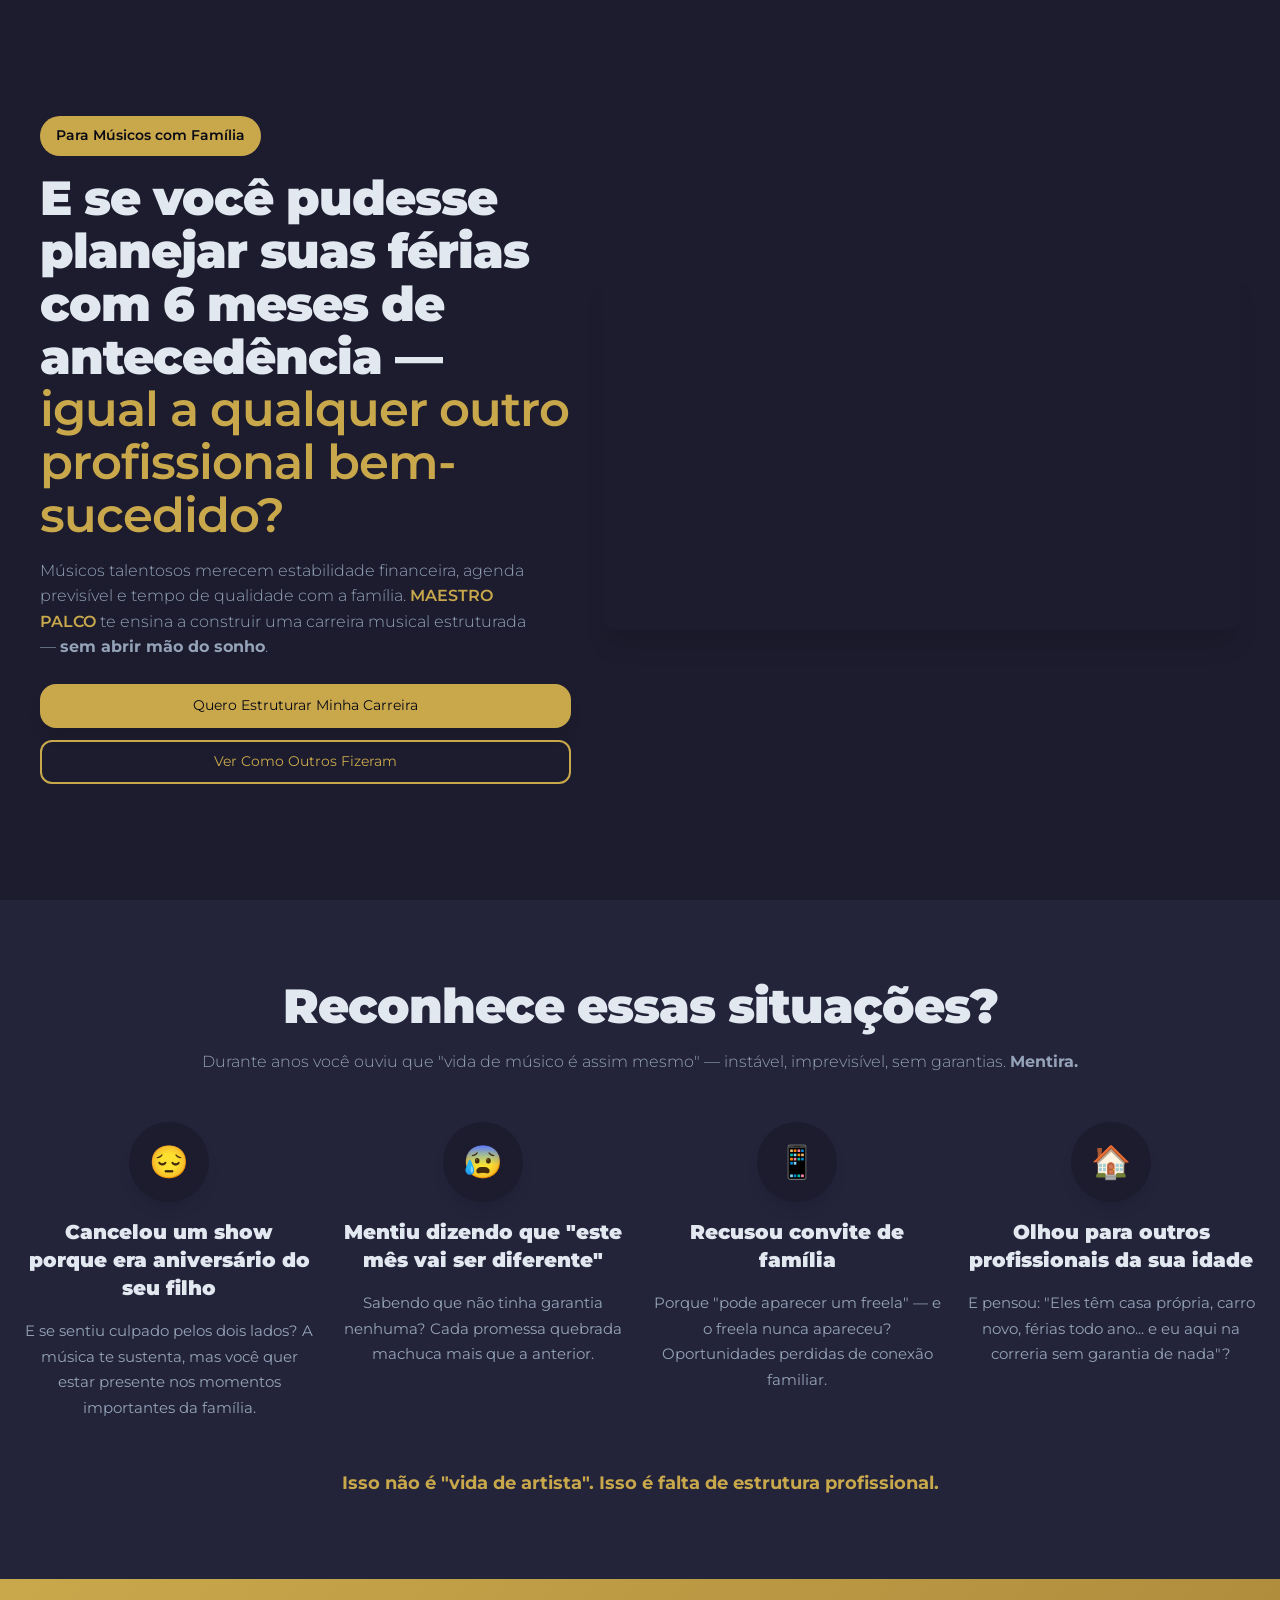
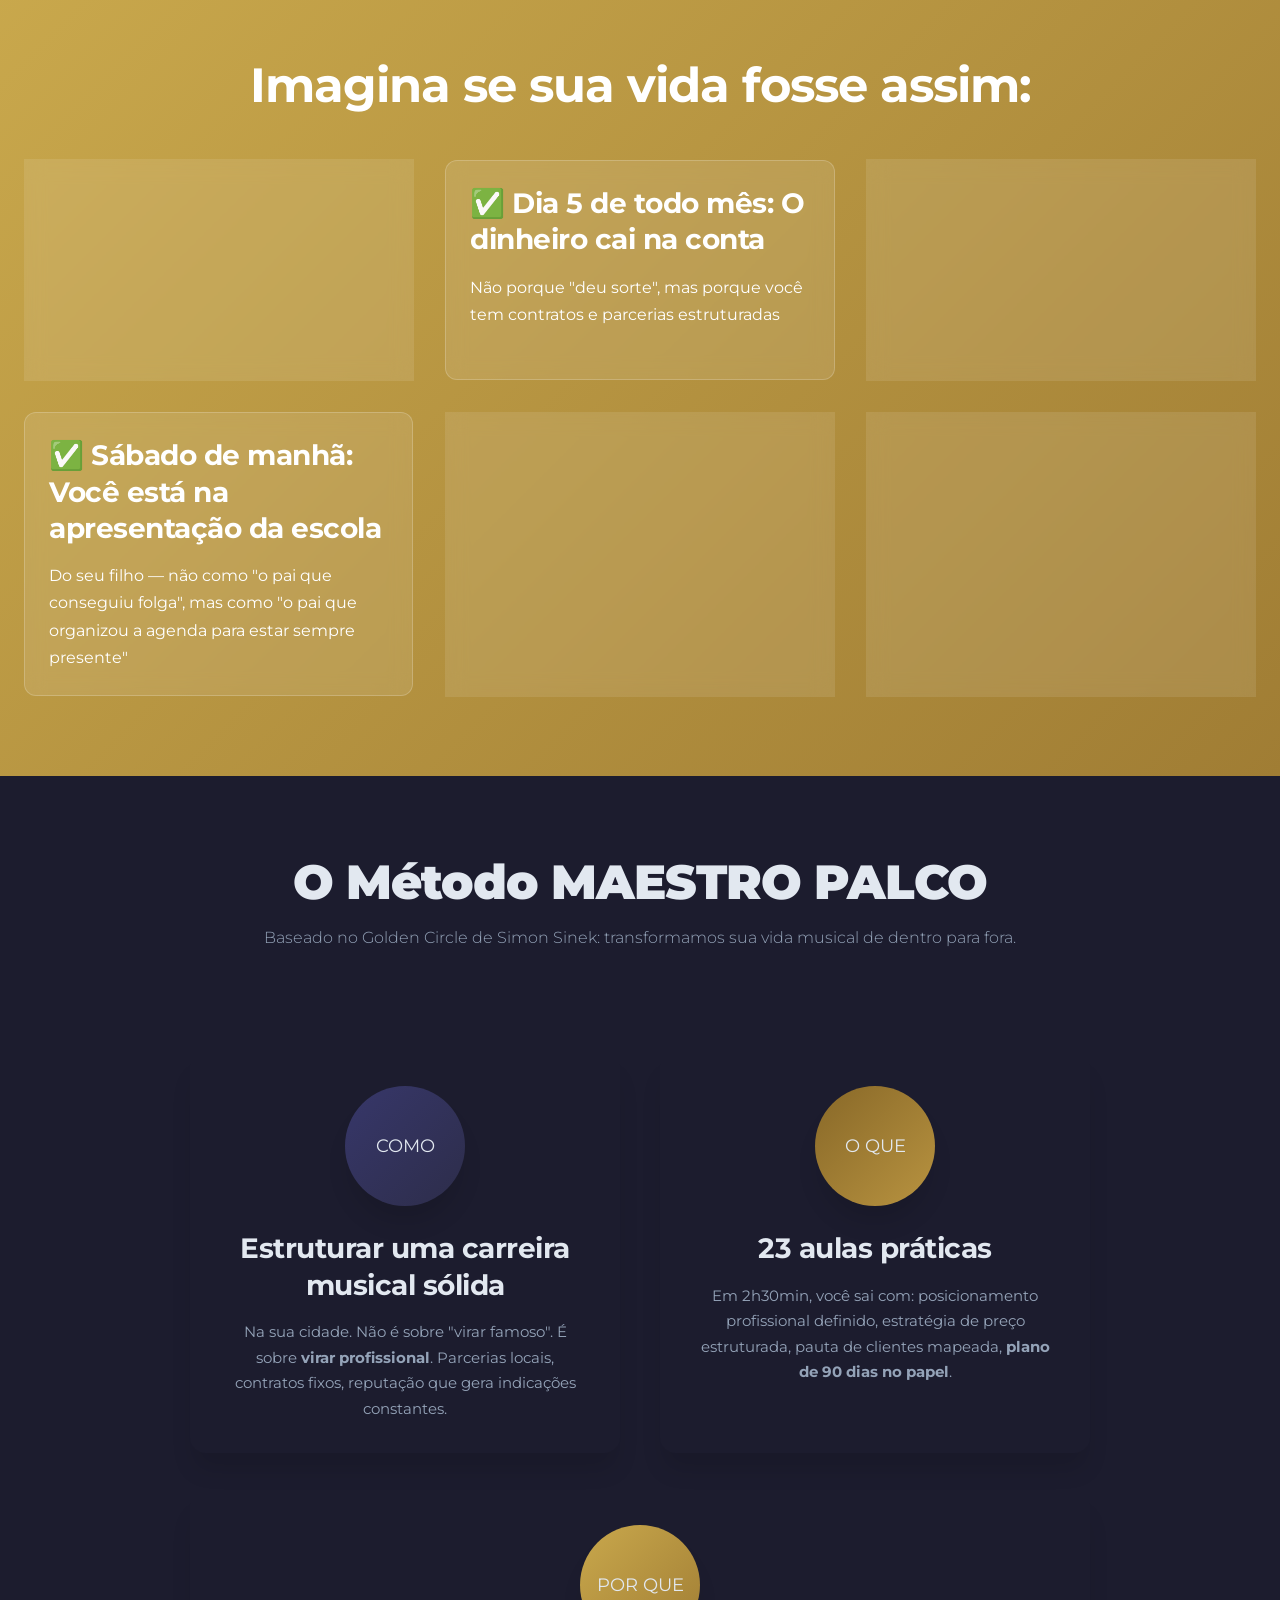
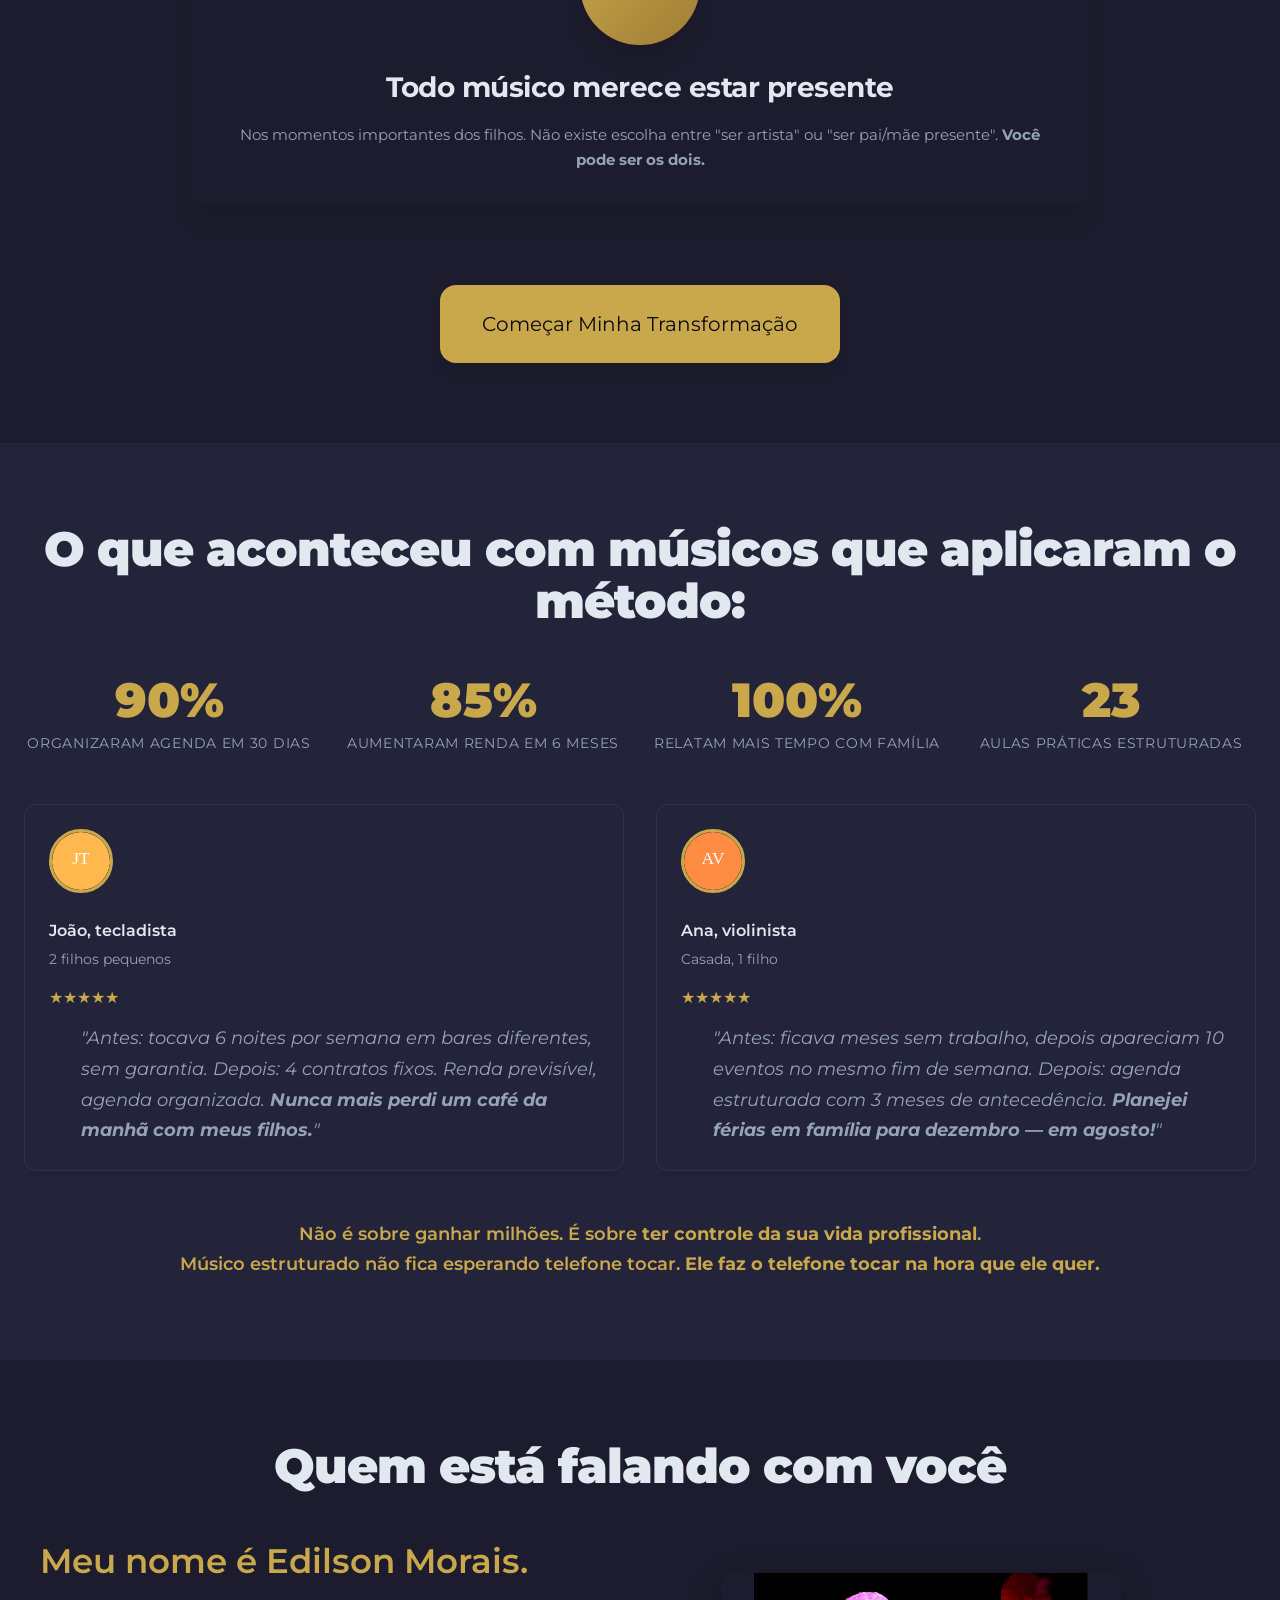
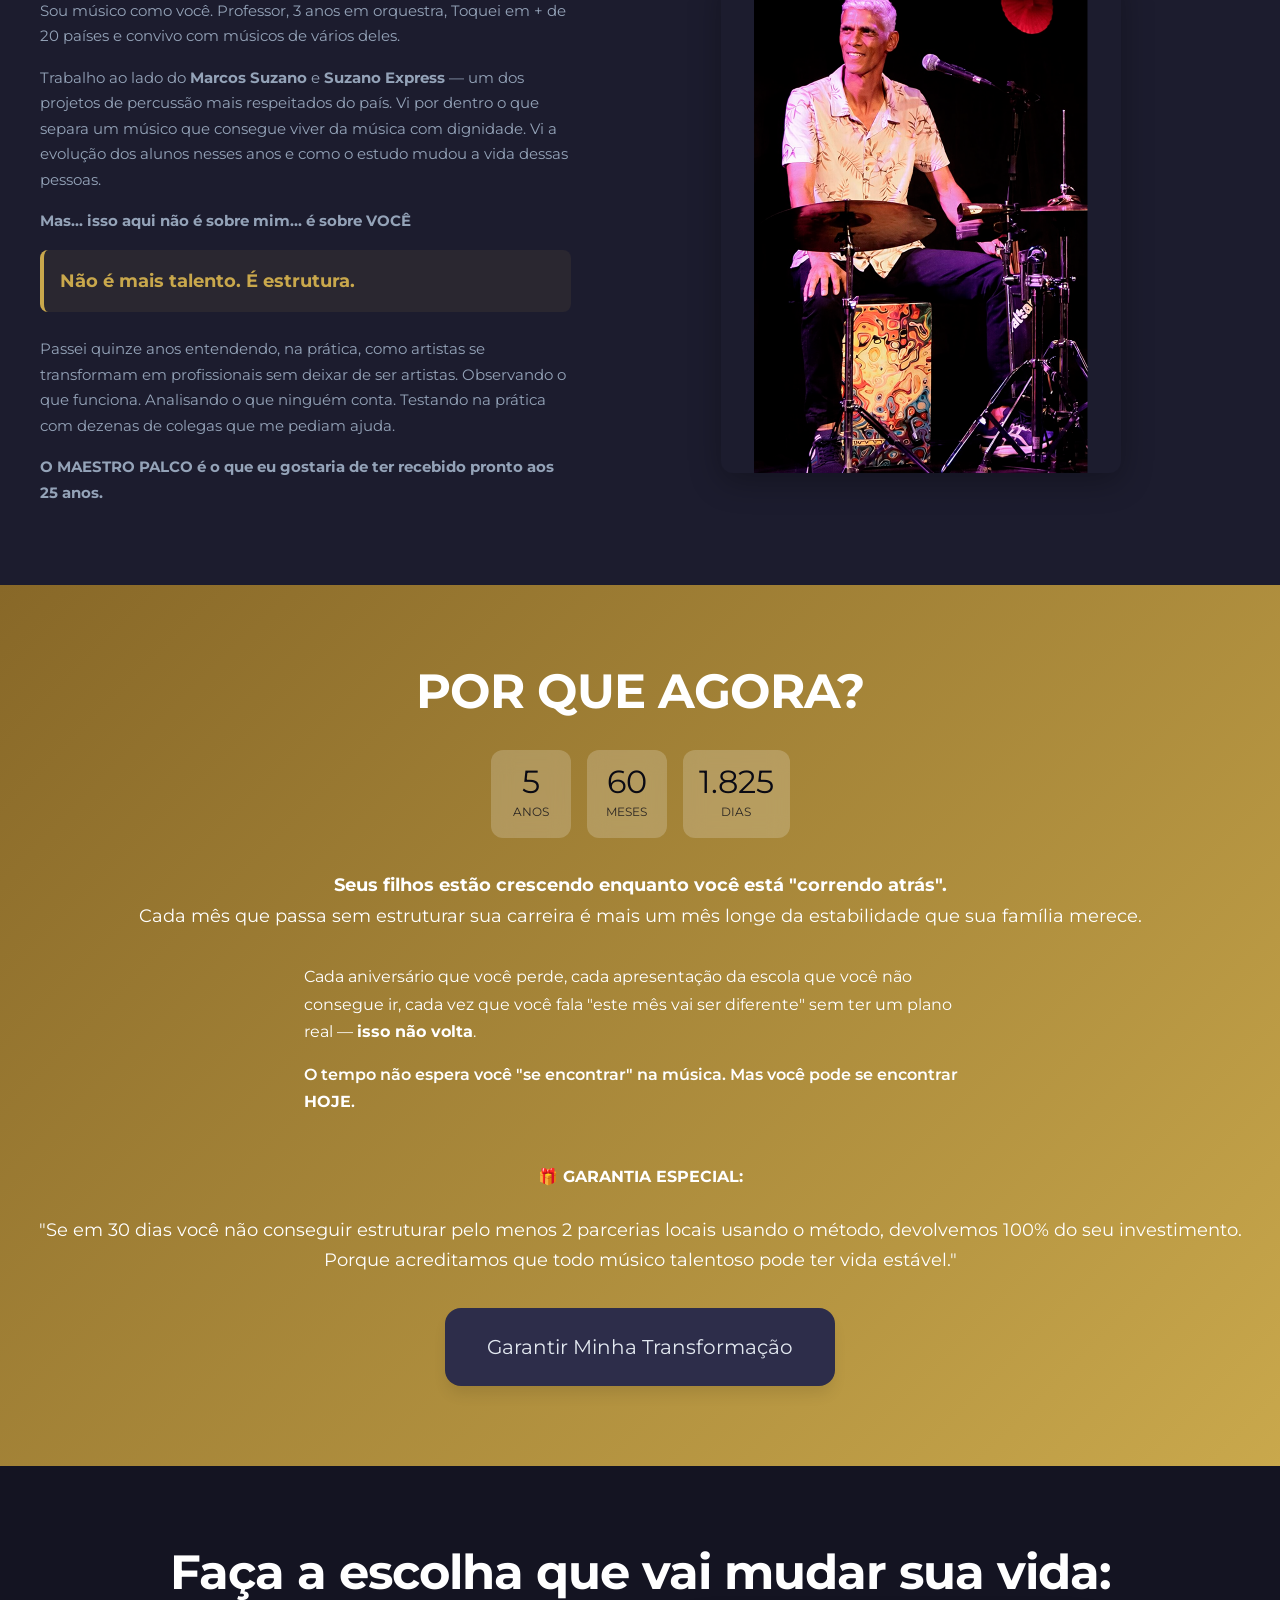
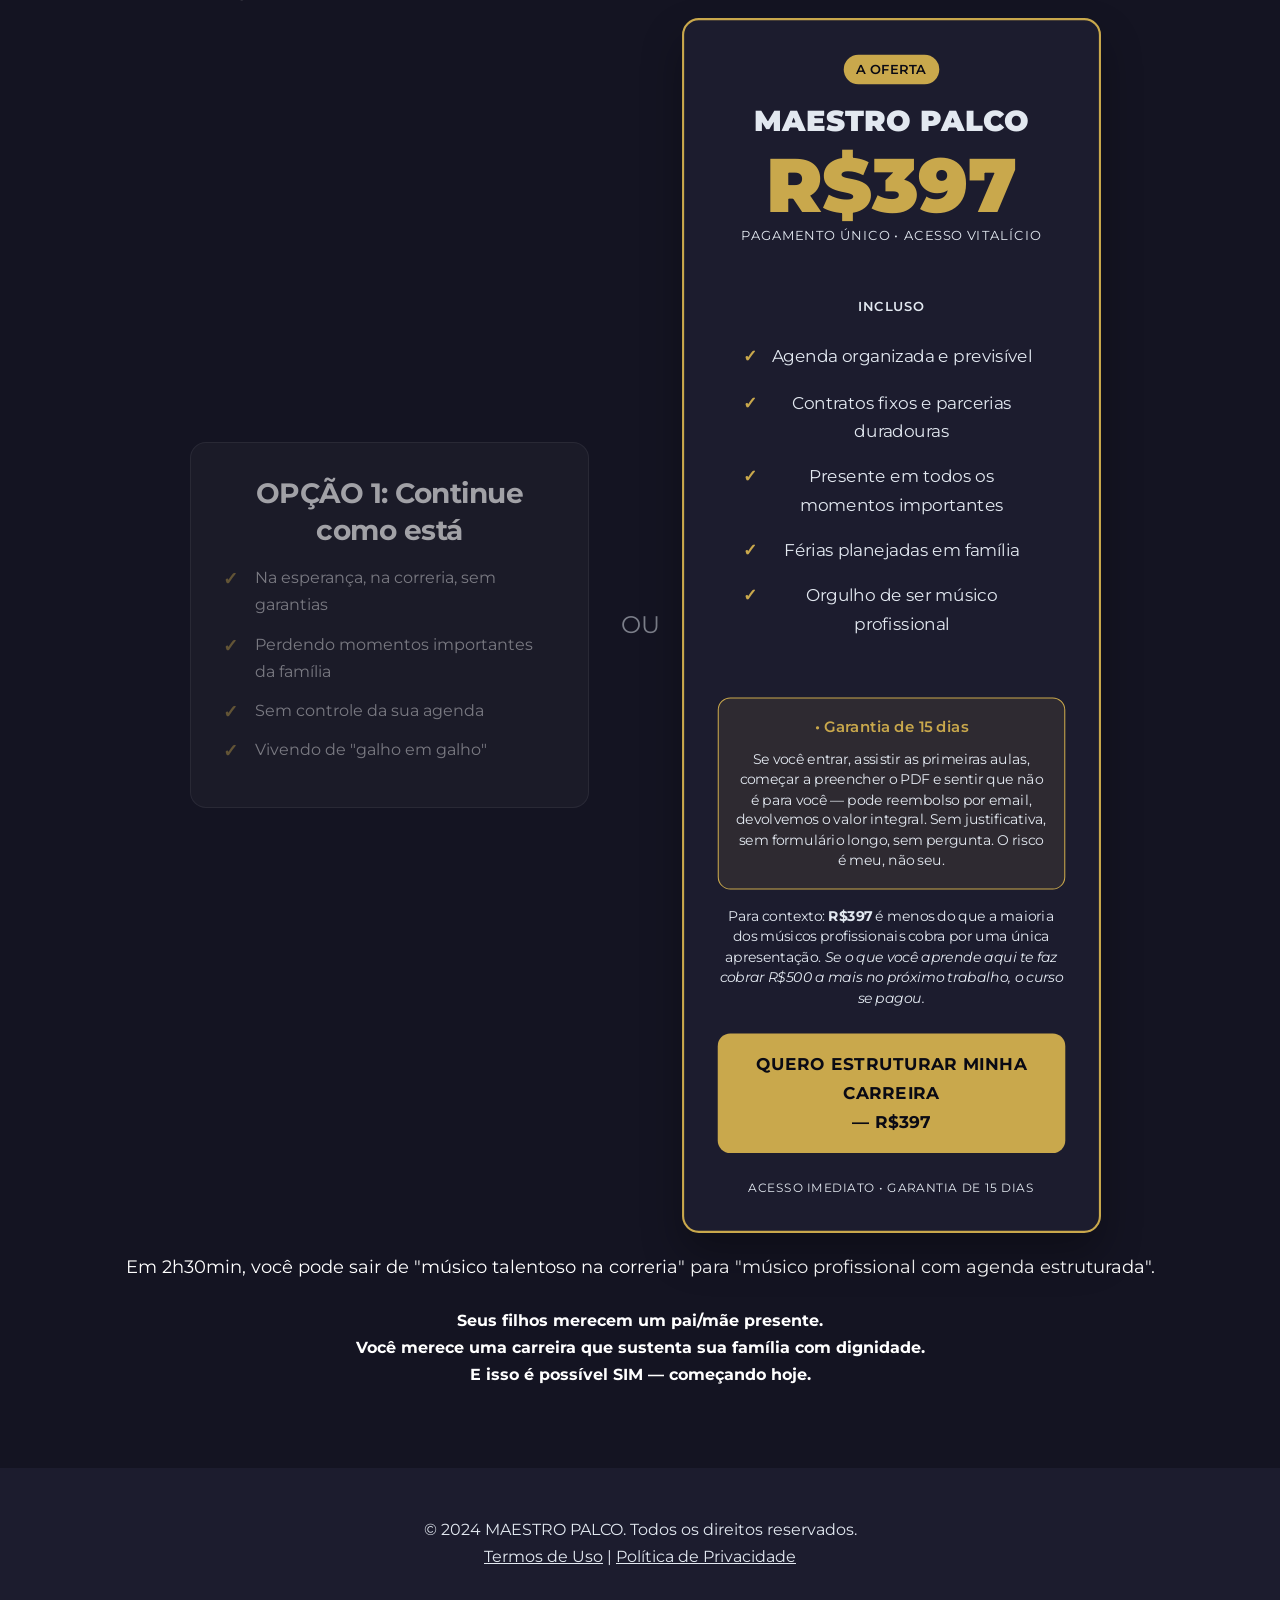
<file: index.html>
<!DOCTYPE html>
<html lang="pt-BR">
<head>
    <meta charset="UTF-8">
    <meta name="viewport" content="width=device-width, initial-scale=1.0">
    <meta name="description" content="MAESTRO PALCO: Sistema definitivo para músicos estruturarem carreira profissional estável. Método Golden Circle + 23 aulas práticas. R$397 único - Garantia 15 dias. Planeje férias, tenha agenda previsível, contracts fixos.">
    <meta name="keywords" content="curso músico profissional, carreira musical estruturada, músico agenda organizada, contrato fixo música, MAESTRO PALCO, Golden Circle músicos, estabilidade financeira artista, planejamento carreira musical, músico família presente">
    <meta name="author" content="MAESTRO PALCO">
    <meta name="robots" content="index, follow, max-image-preview:large, max-snippet:-1, max-video-preview:-1">
    <meta name="googlebot" content="index, follow">
    <meta name="bingbot" content="index, follow">
    
    <!-- Canonical URL -->
    <link rel="canonical" href="https://maestropalco-simon-sinek.rota50ia.com">
    
    <!-- Open Graph Enhanced -->
    <meta property="og:title" content="MAESTRO PALCO - Sistema para Músicos Estruturarem Carreira Profissional | R$397">
    <meta property="og:description" content="🎵 Método Golden Circle para músicos: agenda previsível, contratos fixos, férias planejadas. 23 aulas práticas em 2h30min. Garantia 15 dias. De 'talentoso na correria' para 'profissional estruturado'.">
    <meta property="og:type" content="website">
    <meta property="og:url" content="https://maestropalco-simon-sinek.rota50ia.com">
    <meta property="og:image" content="https://maestropalco-simon-sinek.rota50ia.com/assets/maestro-palco-og-image.jpg">
    <meta property="og:image:width" content="1200">
    <meta property="og:image:height" content="630">
    <meta property="og:image:alt" content="MAESTRO PALCO - Curso para Músicos Estruturarem Carreira Profissional">
    <meta property="og:site_name" content="MAESTRO PALCO">
    <meta property="og:locale" content="pt_BR">
    
    <!-- Twitter Card Enhanced -->
    <meta name="twitter:card" content="summary_large_image">
    <meta name="twitter:site" content="@maestropalco">
    <meta name="twitter:creator" content="@maestropalco">
    <meta name="twitter:title" content="MAESTRO PALCO - Sistema para Músicos Estruturarem Carreira | R$397">
    <meta name="twitter:description" content="🎵 Método Golden Circle: agenda previsível, contratos fixos, férias planejadas. 23 aulas práticas. Garantia 15 dias.">
    <meta name="twitter:image" content="https://maestropalco-simon-sinek.rota50ia.com/assets/maestro-palco-twitter-card.jpg">
    <meta name="twitter:image:alt" content="MAESTRO PALCO - Curso Carreira Musical Estruturada">
    
    <!-- AI Optimization Meta Tags -->
    <meta name="target-audience" content="músicos profissionais, artistas independentes, músicos com família">
    <meta name="content-type" content="educational-course">
    <meta name="price-currency" content="BRL">
    <meta name="price-amount" content="397">
    <meta name="course-duration" content="2.5 hours">
    <meta name="course-format" content="online video course">
    <meta name="guarantee-period" content="15 days">
    <meta name="main-benefit" content="estruturar carreira musical profissional estável">
    <meta name="target-outcome" content="agenda previsível, contratos fixos, estabilidade financeira">
    <meta name="methodology" content="Golden Circle de Simon Sinek aplicado à música">
    <meta name="instructor-expertise" content="especialista em carreiras musicais estruturadas">
    
    <!-- Language and Region -->
    <meta name="language" content="Portuguese">
    <meta name="geo.region" content="BR">
    <meta name="geo.placename" content="Brasil">
    
    <title>MAESTRO PALCO - Sistema para Músicos Estruturarem Carreira Profissional | Golden Circle + 23 Aulas | R$397</title>
    
    <!-- Fonts MAESTRO -->
    <link rel="preconnect" href="https://fonts.googleapis.com">
    <link rel="preconnect" href="https://fonts.gstatic.com" crossorigin>
    <link href="https://fonts.googleapis.com/css2?family=Montserrat:wght@300;400;500;600;700;900&family=JetBrains+Mono:wght@400;500;600&display=swap" rel="stylesheet">
    
    <!-- Main CSS -->
    <link rel="stylesheet" href="style.css">
    
    <!-- Favicon -->
    <link rel="icon" type="image/svg+xml" href="/favicon.svg">
    
    <!-- Analytics -->
    <script async src="https://www.googletagmanager.com/gtag/js?id=GA_MEASUREMENT_ID"></script>
    <script>
        window.dataLayer = window.dataLayer || [];
        function gtag(){dataLayer.push(arguments);}
        gtag('js', new Date());
        gtag('config', 'GA_MEASUREMENT_ID');
    </script>
    
    <!-- Google Ads Pixel -->
    <script async src="https://www.googletagmanager.com/gtag/js?id=AW-17852256064"></script>
    <script>
      window.dataLayer = window.dataLayer || [];
      function gtag(){dataLayer.push(arguments);}
      gtag('js', new Date());

      gtag('config', 'AW-17852256064');
    </script>
    
    <!-- Meta Pixel Code -->
    <script>
    !function(f,b,e,v,n,t,s)
    {if(f.fbq)return;n=f.fbq=function(){n.callMethod?
    n.callMethod.apply(n,arguments):n.queue.push(arguments)};
    if(!f._fbq)f._fbq=n;n.push=n;n.loaded=!0;n.version='2.0';
    n.queue=[];t=b.createElement(e);t.async=!0;
    t.src=v;s=b.getElementsByTagName(e)[0];
    s.parentNode.insertBefore(t,s)}(window, document,'script',
    'https://connect.facebook.net/en_US/fbevents.js');
    fbq('init', '1009042880747685');
    fbq('track', 'PageView');
    </script>
    <noscript><img height="1" width="1" style="display:none"
    src="https://www.facebook.com/tr?id=1009042880747685&ev=PageView&noscript=1"
    /></noscript>
    <!-- End Meta Pixel Code -->
    
    <!-- JSON-LD Structured Data -->
    <script type="application/ld+json">
    {
        "@context": "https://schema.org",
        "@type": "Course",
        "name": "MAESTRO PALCO - Sistema para Músicos Estruturarem Carreira Profissional",
        "description": "Método Golden Circle aplicado à música: aprenda a estruturar uma carreira musical estável com agenda previsível, contratos fixos e estabilidade financeira. 23 aulas práticas em 2h30min.",
        "provider": {
            "@type": "Organization",
            "name": "MAESTRO PALCO",
            "sameAs": "https://maestropalco-simon-sinek.rota50ia.com"
        },
        "hasCourseInstance": {
            "@type": "CourseInstance",
            "courseMode": "online",
            "duration": "PT2H30M",
            "instructor": {
                "@type": "Person",
                "name": "MAESTRO PALCO",
                "jobTitle": "Especialista em Carreiras Musicais"
            }
        },
        "offers": {
            "@type": "Offer",
            "price": "397",
            "priceCurrency": "BRL",
            "availability": "https://schema.org/InStock",
            "validFrom": "2024-01-01",
            "url": "https://chk.eduzz.com/Q9N2342Z01",
            "priceValidUntil": "2024-12-31"
        },
        "audience": {
            "@type": "EducationalAudience",
            "audienceType": "músicos profissionais, artistas independentes, músicos com família"
        },
        "teaches": [
            "Estruturação de carreira musical profissional",
            "Golden Circle aplicado à música", 
            "Planejamento de agenda musical",
            "Contratos fixos e parcerias duradouras",
            "Estabilidade financeira para músicos"
        ],
        "coursePrerequisites": "Conhecimento básico de música",
        "educationalLevel": "intermediate",
        "inLanguage": "pt-BR",
        "about": {
            "@type": "Thing",
            "name": "Carreira Musical Estruturada"
        }
    }
    </script>
    
    <script type="application/ld+json">
    {
        "@context": "https://schema.org",
        "@type": "Organization",
        "name": "MAESTRO PALCO",
        "url": "https://maestropalco-simon-sinek.rota50ia.com",
        "logo": "https://maestropalco-simon-sinek.rota50ia.com/assets/logo-maestro-palco.png",
        "sameAs": [
            "https://www.instagram.com/maestropalco",
            "https://www.youtube.com/@maestropalco"
        ],
        "description": "Sistema definitivo para músicos estruturarem carreira profissional estável",
        "foundingDate": "2024",
        "areaServed": "BR",
        "serviceType": "Educação Musical Profissional"
    }
    </script>
    
    <script type="application/ld+json">
    {
        "@context": "https://schema.org",
        "@type": "WebPage",
        "name": "MAESTRO PALCO - Sistema para Músicos Estruturarem Carreira",
        "description": "Método Golden Circle + 23 aulas práticas para músicos estruturarem carreira profissional. R$397 único, garantia 15 dias.",
        "url": "https://maestropalco-simon-sinek.rota50ia.com",
        "mainEntity": {
            "@type": "EducationalOrganization",
            "name": "MAESTRO PALCO"
        },
        "potentialAction": {
            "@type": "BuyAction",
            "target": "https://chk.eduzz.com/Q9N2342Z01",
            "object": {
                "@type": "Course",
                "name": "MAESTRO PALCO"
            }
        },
        "breadcrumb": {
            "@type": "BreadcrumbList",
            "itemListElement": [
                {
                    "@type": "ListItem",
                    "position": 1,
                    "name": "Home",
                    "item": "https://maestropalco-simon-sinek.rota50ia.com"
                },
                {
                    "@type": "ListItem", 
                    "position": 2,
                    "name": "Curso MAESTRO PALCO",
                    "item": "https://maestropalco-simon-sinek.rota50ia.com"
                }
            ]
        }
    }
    </script>
</head>
<body>
    
    <!-- Section 1: Hero - Emotional Connection -->
    <section class="hero" id="home">
        <div class="container">
            <div class="hero-grid">
                <div class="hero-content">
                    <span class="hero-badge">Para Músicos com Família</span>
                    
                    <h1 class="h1 hero-title heading">
                        E se você pudesse planejar suas férias com 6 meses de antecedência —<br>
                        <span class="text-emphasis">igual a qualquer outro profissional bem-sucedido?</span>
                    </h1>
                    
                    <p class="lead hero-subtitle">
                        Músicos talentosos merecem estabilidade financeira, agenda previsível e tempo de qualidade com a família. 
                        <span class="text-highlight">MAESTRO PALCO</span> te ensina a construir uma carreira musical estruturada — 
                        <strong>sem abrir mão do sonho</strong>.
                    </p>
                    
                    <div class="hero-cta">
                        <a href="https://chk.eduzz.com/Q9N2342Z01?utm_source=PV+simon&utm_medium=link&utm_campaign=maestro+palco&utm_id=05+2026" class="btn btn-primary btn-xl" target="_blank">
                            Quero Estruturar Minha Carreira
                        </a>
                        <a href="#depoimentos" class="btn btn-outline btn-lg">
                            Ver Como Outros Fizeram
                        </a>
                    </div>
                </div>
                
                <div class="hero-vsl">
                    <div style="padding:56.25% 0 0 0;position:relative;">
                        <iframe src="https://player.vimeo.com/video/1185340463?badge=0&amp;autopause=0&amp;player_id=0&amp;app_id=58479" 
                                frameborder="0" 
                                allow="autoplay; fullscreen; picture-in-picture; clipboard-write; encrypted-media; web-share" 
                                referrerpolicy="strict-origin-when-cross-origin" 
                                style="position:absolute;top:0;left:0;width:100%;height:100%;" 
                                title="MAESTRO-PALCO-VSL-FINAL">
                        </iframe>
                    </div>
                    <script src="https://player.vimeo.com/api/player.js"></script>
                </div>
            </div>
        </div>
    </section>
    
    <!-- Section 2: Pain Points -->
    <section class="section section-pain" id="dores">
        <div class="container">
            <div class="text-center mb-12">
                <h2 class="h2 heading">Reconhece essas situações?</h2>
                <p class="lead">Durante anos você ouviu que "vida de músico é assim mesmo" — instável, imprevisível, sem garantias. <strong>Mentira.</strong></p>
            </div>
            
            <div class="pain-grid">
                <div class="pain-item">
                    <div class="pain-icon">😔</div>
                    <h3 class="h5 heading">Cancelou um show porque era aniversário do seu filho</h3>
                    <p class="text-body">
                        E se sentiu culpado pelos dois lados? A música te sustenta, mas você quer estar presente nos momentos importantes da família.
                    </p>
                </div>
                
                <div class="pain-item">
                    <div class="pain-icon">😰</div>
                    <h3 class="h5 heading">Mentiu dizendo que "este mês vai ser diferente"</h3>
                    <p class="text-body">
                        Sabendo que não tinha garantia nenhuma? Cada promessa quebrada machuca mais que a anterior.
                    </p>
                </div>
                
                <div class="pain-item">
                    <div class="pain-icon">📱</div>
                    <h3 class="h5 heading">Recusou convite de família</h3>
                    <p class="text-body">
                        Porque "pode aparecer um freela" — e o freela nunca apareceu? Oportunidades perdidas de conexão familiar.
                    </p>
                </div>
                
                <div class="pain-item">
                    <div class="pain-icon">🏠</div>
                    <h3 class="h5 heading">Olhou para outros profissionais da sua idade</h3>
                    <p class="text-body">
                        E pensou: "Eles têm casa própria, carro novo, férias todo ano... e eu aqui na correria sem garantia de nada"?
                    </p>
                </div>
            </div>
            
            <div class="text-center mt-12">
                <p class="text-lg text-emphasis">
                    <strong>Isso não é "vida de artista". Isso é falta de estrutura profissional.</strong>
                </p>
            </div>
        </div>
    </section>
    
    <!-- Section 3: New Reality -->
    <section class="section section-reality" id="nova-realidade">
        <div class="container">
            <div class="text-center mb-12">
                <h2 class="h2 text-white">Imagina se sua vida fosse assim:</h2>
            </div>
            
            <div class="reality-grid">
                <div class="reality-item">
                    <h3 class="h4 text-white mb-4">✅ Janeiro: Você olha o calendário</h3>
                    <p class="text-white">
                        E já sabe que vai tirar 15 dias de férias em julho — porque sua agenda está fechada e organizada até dezembro
                    </p>
                </div>
                
                <div class="reality-item">
                    <h3 class="h4 text-white mb-4">✅ Dia 5 de todo mês: O dinheiro cai na conta</h3>
                    <p class="text-white">
                        Não porque "deu sorte", mas porque você tem contratos e parcerias estruturadas
                    </p>
                </div>
                
                <div class="reality-item">
                    <h3 class="h4 text-white mb-4">✅ 6h da tarde: Você fecha o computador</h3>
                    <p class="text-white">
                        E vai jantar com a família — porque músico profissional também tem horário comercial
                    </p>
                </div>
                
                <div class="reality-item">
                    <h3 class="h4 text-white mb-4">✅ Sábado de manhã: Você está na apresentação da escola</h3>
                    <p class="text-white">
                        Do seu filho — não como "o pai que conseguiu folga", mas como "o pai que organizou a agenda para estar sempre presente"
                    </p>
                </div>
                
                <div class="reality-item">
                    <h3 class="h4 text-white mb-4">✅ Reunião de pais: Quando perguntam sua profissão</h3>
                    <p class="text-white">
                        Você fala "músico profissional" com o mesmo orgulho de um médico ou engenheiro
                    </p>
                </div>
                
                <div class="reality-item">
                    <h3 class="h4 text-white mb-4">✅ Isso não é fantasia. Isso é planejamento.</h3>
                    <p class="text-white">
                        <strong>O problema nunca foi talento. O problema é modelo de negócio.</strong>
                    </p>
                </div>
            </div>
        </div>
    </section>
    
    <!-- Section 4: Method (Golden Circle) -->
    <section class="section section-method" id="metodo">
        <div class="container">
            <div class="text-center mb-12">
                <h2 class="h2 heading">O Método MAESTRO PALCO</h2>
                <p class="lead">
                    Baseado no Golden Circle de Simon Sinek: transformamos sua vida musical de dentro para fora.
                </p>
            </div>
            
            <div class="method-circles">
                <div class="method-connector"></div>
                
                <div class="card card-method card-method-why">
                    <div class="card-method-circle">POR QUE</div>
                    <h3 class="h4 mb-4">Todo músico merece estar presente</h3>
                    <p class="text-body">
                        Nos momentos importantes dos filhos. Não existe escolha entre "ser artista" ou "ser pai/mãe presente". 
                        <strong>Você pode ser os dois.</strong>
                    </p>
                </div>
                
                <div class="card card-method card-method-how">
                    <div class="card-method-circle">COMO</div>
                    <h3 class="h4 mb-4">Estruturar uma carreira musical sólida</h3>
                    <p class="text-body">
                        Na sua cidade. Não é sobre "virar famoso". É sobre <strong>virar profissional</strong>. 
                        Parcerias locais, contratos fixos, reputação que gera indicações constantes.
                    </p>
                </div>
                
                <div class="card card-method card-method-what">
                    <div class="card-method-circle">O QUE</div>
                    <h3 class="h4 mb-4">23 aulas práticas</h3>
                    <p class="text-body">
                        Em 2h30min, você sai com: posicionamento profissional definido, estratégia de preço estruturada, 
                        pauta de clientes mapeada, <strong>plano de 90 dias no papel</strong>.
                    </p>
                </div>
            </div>
            
            <div class="text-center mt-12">
                <a href="https://chk.eduzz.com/Q9N2342Z01?utm_source=PV+simon&utm_medium=link&utm_campaign=maestro+palco&utm_id=05+2026" class="btn btn-primary btn-xl" target="_blank">
                    Começar Minha Transformação
                </a>
            </div>
        </div>
    </section>
    
    <!-- Section 5: Social Proof -->
    <section class="section section-proof" id="depoimentos">
        <div class="container">
            <div class="text-center mb-12">
                <h2 class="h2 heading">O que aconteceu com músicos que aplicaram o método:</h2>
            </div>
            
            <div class="proof-stats mb-12">
                <div>
                    <div class="stat-number">90%</div>
                    <div class="stat-label">Organizaram agenda em 30 dias</div>
                </div>
                <div>
                    <div class="stat-number">85%</div>
                    <div class="stat-label">Aumentaram renda em 6 meses</div>
                </div>
                <div>
                    <div class="stat-number">100%</div>
                    <div class="stat-label">Relatam mais tempo com família</div>
                </div>
                <div>
                    <div class="stat-number">23</div>
                    <div class="stat-label">Aulas práticas estruturadas</div>
                </div>
            </div>
            
            <div class="card-grid-testimonials">
                <div class="card card-testimonial">
                    <div class="card-body">
                        <img src="data:image/svg+xml,%3Csvg xmlns='http://www.w3.org/2000/svg' viewBox='0 0 100 100'%3E%3Ccircle cx='50' cy='50' r='50' fill='%23FFB84D'/%3E%3Ctext x='50' y='55' text-anchor='middle' font-size='30' fill='white'%3EJT%3C/text%3E%3C/svg%3E" 
                             alt="João Tecladista" class="card-testimonial-avatar">
                        <h4 class="card-testimonial-name">João, tecladista</h4>
                        <p class="card-testimonial-role">2 filhos pequenos</p>
                        <div class="card-testimonial-rating">★★★★★</div>
                        <p class="quote">
                            "Antes: tocava 6 noites por semana em bares diferentes, sem garantia. 
                            Depois: 4 contratos fixos. Renda previsível, agenda organizada. 
                            <strong>Nunca mais perdi um café da manhã com meus filhos.</strong>"
                        </p>
                    </div>
                </div>
                
                <div class="card card-testimonial">
                    <div class="card-body">
                        <img src="data:image/svg+xml,%3Csvg xmlns='http://www.w3.org/2000/svg' viewBox='0 0 100 100'%3E%3Ccircle cx='50' cy='50' r='50' fill='%23FF8C42'/%3E%3Ctext x='50' y='55' text-anchor='middle' font-size='30' fill='white'%3EAV%3C/text%3E%3C/svg%3E" 
                             alt="Ana Violinista" class="card-testimonial-avatar">
                        <h4 class="card-testimonial-name">Ana, violinista</h4>
                        <p class="card-testimonial-role">Casada, 1 filho</p>
                        <div class="card-testimonial-rating">★★★★★</div>
                        <p class="quote">
                            "Antes: ficava meses sem trabalho, depois apareciam 10 eventos no mesmo fim de semana. 
                            Depois: agenda estruturada com 3 meses de antecedência. 
                            <strong>Planejei férias em família para dezembro — em agosto!</strong>"
                        </p>
                    </div>
                </div>
            </div>
            
            <div class="text-center mt-12">
                <p class="text-lg text-emphasis">
                    Não é sobre ganhar milhões. É sobre <strong>ter controle da sua vida profissional</strong>.
                    <br>Músico estruturado não fica esperando telefone tocar. <strong>Ele faz o telefone tocar na hora que ele quer.</strong>
                </p>
            </div>
        </div>
    </section>
    
    <!-- Section 6: Who's Talking -->
    <section class="section section-about" id="sobre">
        <div class="container">
            <div class="text-center mb-12">
                <h2 class="h2 heading">Quem está falando com você</h2>
            </div>
            
            <div class="hero-grid">
                <div class="hero-content">
                    <div class="about-content">
                        <h3 class="h3 text-emphasis mb-4">Meu nome é Edilson Morais.</h3>
                        
                        <p class="text-body mb-4">
                            Sou músico como você. Professor, 3 anos em orquestra, Toquei em + de 20 países e convivo com músicos de vários deles.
                        </p>
                        
                        <p class="text-body mb-4">
                            Trabalho ao lado do <strong>Marcos Suzano</strong> e <strong>Suzano Express</strong> — um dos 
                            projetos de percussão mais respeitados do país. Vi por dentro o que separa um músico que 
                            consegue viver da música com dignidade. Vi a evolução dos alunos nesses anos e como o estudo 
                            mudou a vida dessas pessoas.
                        </p>
                        
                        <p class="text-body mb-4">
                            <strong>Mas... isso aqui não é sobre mim... é sobre VOCÊ</strong>
                        </p>
                        
                        <div class="highlight-quote mb-6">
                            <p class="text-lg text-emphasis">
                                <strong>Não é mais talento. É estrutura.</strong>
                            </p>
                        </div>
                        
                        <p class="text-body mb-4">
                            Passei quinze anos entendendo, 
                            na prática, como artistas se 
                            transformam em profissionais sem 
                            deixar de ser artistas. Observando o 
                            que funciona. Analisando o que 
                            ninguém conta. Testando na 
                            prática com dezenas de 
                            colegas que me pediam ajuda.
                        </p>
                        
                        <p class="text-body">
                            <strong>O MAESTRO PALCO é o que eu 
                            gostaria de ter recebido pronto 
                            aos 25 anos.</strong>
                        </p>
                    </div>
                </div>
                
                <div class="about-image">
                    <img src="assets/foto-edilson.png" alt="Edilson Morais - Músico e criador do MAESTRO PALCO" class="about-photo">
                </div>
            </div>
        </div>
    </section>
    
    <!-- Section 6: Urgency -->
    <section class="section section-urgency" id="urgencia">
        <div class="container">
            <div class="text-center">
                <h2 class="h2 text-white mb-6">POR QUE AGORA?</h2>
                
                <div class="urgency-timer">
                    <div class="timer-block">
                        <div class="timer-number">5</div>
                        <div class="timer-label">Anos</div>
                    </div>
                    <div class="timer-block">
                        <div class="timer-number">60</div>
                        <div class="timer-label">Meses</div>
                    </div>
                    <div class="timer-block">
                        <div class="timer-number">1.825</div>
                        <div class="timer-label">Dias</div>
                    </div>
                </div>
                
                <p class="text-lg text-white mb-8">
                    <strong>Seus filhos estão crescendo enquanto você está "correndo atrás".</strong>
                    <br>Cada mês que passa sem estruturar sua carreira é mais um mês longe da estabilidade que sua família merece.
                </p>
                
                <div class="text-white text-left max-w-2xl mx-auto mb-8">
                    <p class="text-white mb-4">
                        Cada aniversário que você perde, cada apresentação da escola que você não consegue ir, 
                        cada vez que você fala "este mês vai ser diferente" sem ter um plano real — <strong>isso não volta</strong>.
                    </p>
                    <p class="text-white font-semibold">
                        O tempo não espera você "se encontrar" na música. Mas você pode se encontrar <strong>HOJE</strong>.
                    </p>
                </div>
                
                <div class="mt-12">
                    <p class="text-2xl text-white font-bold mb-6">
                        🎁 GARANTIA ESPECIAL:
                    </p>
                    <p class="text-lg text-white mb-8">
                        "Se em 30 dias você não conseguir estruturar pelo menos 2 parcerias locais usando o método, 
                        devolvemos 100% do seu investimento. Porque acreditamos que todo músico talentoso pode ter vida estável."
                    </p>
                    <a href="https://chk.eduzz.com/Q9N2342Z01?utm_source=PV+simon&utm_medium=link&utm_campaign=maestro+palco&utm_id=05+2026" class="btn btn-secondary btn-xl" target="_blank">
                        Garantir Minha Transformação
                    </a>
                </div>
            </div>
        </div>
    </section>
    
    <!-- Section 7: CTA - Two Paths -->
    <section class="section section-cta" id="cta">
        <div class="container">
            <div class="text-center mb-12">
                <h2 class="h2 text-white">Faça a escolha que vai mudar sua vida:</h2>
            </div>
            
            <div class="cta-vs">
                <div class="cta-option cta-option-bad">
                    <h3 class="h4 text-white mb-4">OPÇÃO 1: Continue como está</h3>
                    <ul class="text-white text-left list-benefits">
                        <li style="opacity: 0.7;">Na esperança, na correria, sem garantias</li>
                        <li style="opacity: 0.7;">Perdendo momentos importantes da família</li>
                        <li style="opacity: 0.7;">Sem controle da sua agenda</li>
                        <li style="opacity: 0.7;">Vivendo de "galho em galho"</li>
                    </ul>
                </div>
                
                <div class="cta-divider">OU</div>
                
                <div class="pricing-card">
                    <div class="pricing-header">
                        <div class="pricing-badge">A OFERTA</div>
                        <h3 class="pricing-title">MAESTRO PALCO</h3>
                        <div class="pricing-price">R$397</div>
                        <p class="pricing-subtitle">PAGAMENTO ÚNICO • ACESSO VITALÍCIO</p>
                    </div>
                    
                    <div class="pricing-features">
                        <div class="features-label">INCLUSO</div>
                        <ul class="features-list">
                            <li>Agenda organizada e previsível</li>
                            <li>Contratos fixos e parcerias duradouras</li>
                            <li>Presente em todos os momentos importantes</li>
                            <li>Férias planejadas em família</li>
                            <li>Orgulho de ser músico profissional</li>
                        </ul>
                    </div>
                    
                    <div class="pricing-guarantee">
                        <div class="guarantee-badge">• Garantia de 15 dias</div>
                        <p class="guarantee-text">
                            Se você entrar, assistir as primeiras aulas, começar a preencher o 
                            PDF e sentir que não é para você — pode reembolso por email, 
                            devolvemos o valor integral. Sem justificativa, sem formulário 
                            longo, sem pergunta. O risco é meu, não seu.
                        </p>
                    </div>
                    
                    <div class="pricing-context">
                        <p>Para contexto: <strong>R$397</strong> é menos do que a maioria dos músicos 
                        profissionais cobra por uma única apresentação. <em>Se o que você aprende 
                        aqui te faz cobrar R$500 a mais no próximo trabalho, o curso se pagou.</em></p>
                    </div>
                    
                    <a href="https://chk.eduzz.com/Q9N2342Z01?utm_source=PV+simon&utm_medium=link&utm_campaign=maestro+palco&utm_id=05+2026" class="pricing-btn" target="_blank">
                        QUERO ESTRUTURAR MINHA CARREIRA<br>
                        — R$397
                    </a>
                    
                    <div class="pricing-footer">
                        <p>ACESSO IMEDIATO • GARANTIA DE 15 DIAS</p>
                    </div>
                </div>
            </div>
            
            <div class="text-center mt-12">
                <p class="text-white text-lg mb-6">
                    Em 2h30min, você pode sair de "músico talentoso na correria" 
                    para "músico profissional com agenda estruturada".
                </p>
                
                <p class="text-white opacity-75">
                    <strong>Seus filhos merecem um pai/mãe presente.<br>
                    Você merece uma carreira que sustenta sua família com dignidade.<br>
                    E isso é possível SIM — começando hoje.</strong>
                </p>
            </div>
        </div>
    </section>
    
    
    <!-- Footer -->
    <footer class="section-sm" style="background: var(--color-neutral-900); color: var(--color-neutral-400);">
        <div class="container text-center">
            <p>© 2024 MAESTRO PALCO. Todos os direitos reservados.</p>
            <p class="text-sm mt-4">
                <a href="https://maestro-politica-privacidade.rota50ia.com" style="color: var(--color-neutral-400);" target="_blank">Termos de Uso</a> | 
                <a href="https://maestro-politica-privacidade.rota50ia.com" style="color: var(--color-neutral-400);" target="_blank">Política de Privacidade</a>
            </p>
        </div>
    </footer>
    
    <!-- Scripts -->
    <script src="assets/js/performance.js"></script>
    <script>
        // Smooth Scroll
        document.querySelectorAll('a[href^="#"]').forEach(anchor => {
            anchor.addEventListener('click', function (e) {
                e.preventDefault();
                const target = document.querySelector(this.getAttribute('href'));
                if (target) {
                    target.scrollIntoView({ behavior: 'smooth', block: 'start' });
                }
            });
        });
        
        // Conversion Tracking
        document.querySelectorAll('.btn-primary, .btn-secondary').forEach(btn => {
            btn.addEventListener('click', function() {
                if (typeof gtag !== 'undefined') {
                    gtag('event', 'click', {
                        'event_category': 'CTA',
                        'event_label': this.textContent.trim(),
                        'value': 1
                    });
                }
            });
        });
        
        
        // Update timer dynamically (optional)
        setInterval(() => {
            const days = document.querySelector('.timer-number');
            if (days && parseInt(days.textContent) > 0) {
                // Add countdown logic if needed
            }
        }, 86400000); // Update daily
    </script>
</body>
</html>
</file>
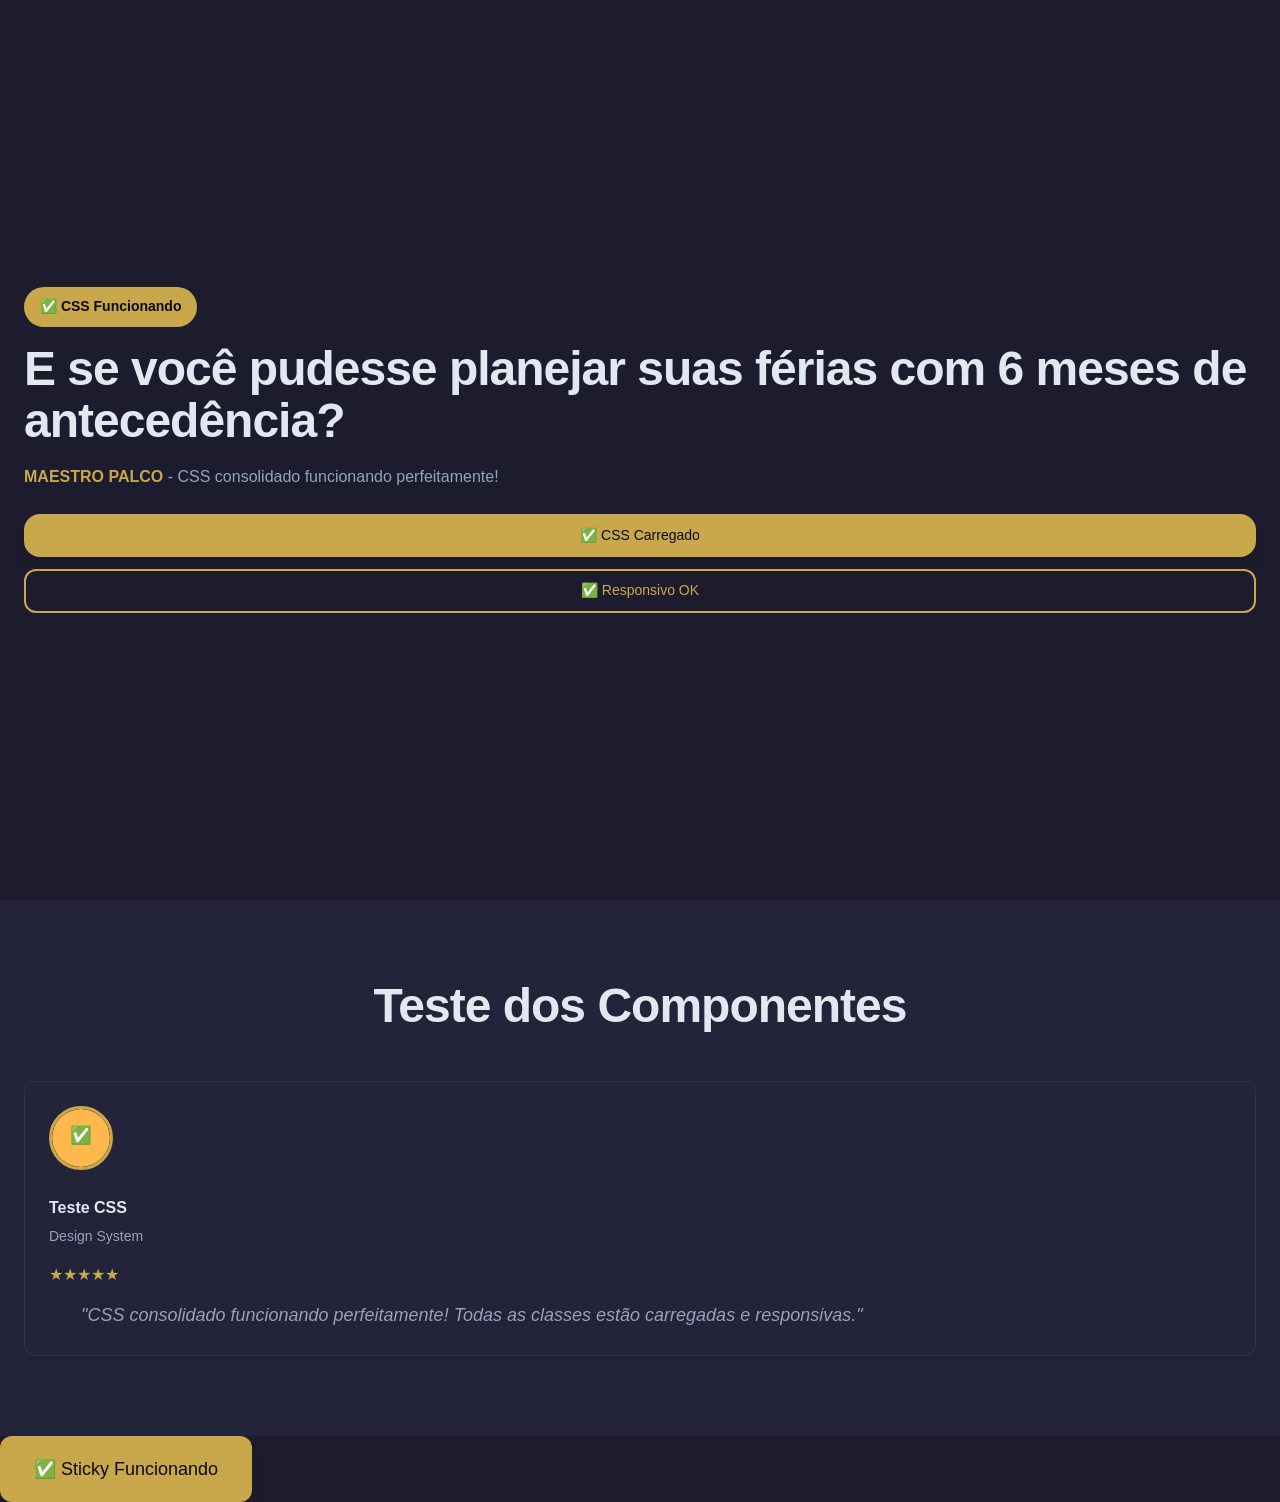
<file: teste.html>
<!DOCTYPE html>
<html lang="pt-BR">
<head>
    <meta charset="UTF-8">
    <meta name="viewport" content="width=device-width, initial-scale=1.0">
    <title>MAESTRO PALCO - Teste</title>
    <link rel="preconnect" href="https://fonts.googleapis.com">
    <link rel="preconnect" href="https://fonts.gstatic.com" crossorigin>
    <link href="https://fonts.googleapis.com/css2?family=Playfair+Display:wght@400;700;900&family=Inter:wght@300;400;500;600;700;900&display=swap" rel="stylesheet">
    <link rel="stylesheet" href="style.css">
</head>
<body>
    
    <!-- Teste Hero Section -->
    <section class="hero" id="home">
        <div class="container">
            <div class="hero-content">
                <span class="hero-badge">✅ CSS Funcionando</span>
                
                <h1 class="h1 hero-title heading">
                    E se você pudesse planejar suas férias com 6 meses de antecedência?
                </h1>
                
                <p class="lead hero-subtitle">
                    <span class="text-highlight">MAESTRO PALCO</span> - CSS consolidado funcionando perfeitamente!
                </p>
                
                <div class="hero-cta">
                    <a href="#test" class="btn btn-primary btn-xl">
                        ✅ CSS Carregado
                    </a>
                    <a href="#test" class="btn btn-outline btn-lg">
                        ✅ Responsivo OK
                    </a>
                </div>
            </div>
        </div>
    </section>
    
    <!-- Teste Cards -->
    <section class="section section-proof">
        <div class="container">
            <div class="text-center mb-12">
                <h2 class="h2 heading">Teste dos Componentes</h2>
            </div>
            
            <div class="card-grid-testimonials">
                <div class="card card-testimonial">
                    <div class="card-body">
                        <img src="data:image/svg+xml,%3Csvg xmlns='http://www.w3.org/2000/svg' viewBox='0 0 100 100'%3E%3Ccircle cx='50' cy='50' r='50' fill='%23FFB84D'/%3E%3Ctext x='50' y='55' text-anchor='middle' font-size='30' fill='white'%3E✅%3C/text%3E%3C/svg%3E" 
                             alt="Teste" class="card-testimonial-avatar">
                        <h4 class="card-testimonial-name">Teste CSS</h4>
                        <p class="card-testimonial-role">Design System</p>
                        <div class="card-testimonial-rating">★★★★★</div>
                        <p class="quote">
                            "CSS consolidado funcionando perfeitamente! Todas as classes estão carregadas e responsivas."
                        </p>
                    </div>
                </div>
            </div>
        </div>
    </section>
    
    <!-- Sticky CTA -->
    <div class="btn-sticky">
        <a href="#test" class="btn btn-primary btn-lg">
            ✅ Sticky Funcionando
        </a>
    </div>
    
    <script>
        console.log('✅ MAESTRO PALCO - CSS Teste OK');
        
        // Testar scroll smooth
        document.querySelectorAll('a[href^="#"]').forEach(anchor => {
            anchor.addEventListener('click', function (e) {
                e.preventDefault();
                console.log('✅ Smooth scroll funcionando');
            });
        });
    </script>
    
</body>
</html>
</file>
<file: style.css>
/* MAESTRO PALCO - CSS com Design System MAESTRO */

/* Design Tokens MAESTRO */
:root {
  /* ── Colors: Midnight (Primary/Background) ── */
  --m-midnight-950: #141422;
  --m-midnight-900: #1C1C2E;
  --m-midnight-800: #23233A;
  --m-midnight-700: #2D2D4A;
  --m-midnight-600: #37376A;
  --m-midnight-500: #3F3F72;
  /* ── Colors: Gold (Accent) ── */
  --m-gold-900: #6B5220;
  --m-gold-800: #886828;
  --m-gold-700: #A07D34;
  --m-gold-600: #B89340;
  --m-gold-500: #C9A84C;
  --m-gold-400: #DFBE62;
  --m-gold-300: #F0D080;
  --m-gold-200: #FFE399;
  --m-gold-100: #FFEFC2;
  /* ── Colors: Slate (Neutral) ── */
  --m-slate-200: #E2E8F0;
  --m-slate-300: #CBD5E1;
  --m-slate-400: #94A3B8;
  --m-slate-500: #64748B;
  --m-slate-600: #475569;
  --m-slate-700: #334155;
  /* ── Semantic ── */
  --bg:          var(--m-midnight-900);
  --bg-card:     var(--m-midnight-800);
  --bg-elevated: var(--m-midnight-700);
  --bg-deep:     var(--m-midnight-950);
  --text:        var(--m-slate-200);
  --text-muted:  var(--m-slate-400);
  --text-faint:  var(--m-slate-500);
  --accent:      var(--m-gold-500);
  --accent-lt:   var(--m-gold-300);
  --accent-bg:   rgba(201, 168, 76, 0.08);
  --border:      rgba(148, 163, 184, 0.12);
  --border-strong: rgba(148, 163, 184, 0.25);
  --inverse:     #0A0A14;
  /* ── Feedback ── */
  --success: #4ADE80;
  --warning: #FBBF24;
  --error:   #F87171;
  --info:    #60A5FA;
  
  /* Typography MAESTRO */
  --font-display: 'Montserrat', 'Arial Black', Helvetica, sans-serif;
  --font-sans:    'Montserrat', -apple-system, BlinkMacSystemFont, sans-serif;
  --font-mono:    'JetBrains Mono', 'Fira Code', monospace;
  
  /* ── Spacing MAESTRO ── */
  --space-1:  4px;
  --space-2:  8px;
  --space-3:  12px;
  --space-4:  16px;
  --space-5:  20px;
  --space-6:  24px;
  --space-8:  32px;
  --space-10: 40px;
  --space-12: 48px;
  --space-16: 64px;
  --space-20: 80px;
  --space-24: 96px;
  
  /* ── Radius MAESTRO ── */
  --radius-sm:  4px;
  --radius-md:  8px;
  --radius-lg:  12px;
  --radius-xl:  16px;
  --radius-full: 9999px;
  
  /* ── Shadows MAESTRO ── */
  --shadow-sm: 0 1px 2px rgba(0,0,0,0.3);
  --shadow-md: 0 4px 12px rgba(0,0,0,0.4);
  --shadow-lg: 0 8px 32px rgba(0,0,0,0.5);
  --shadow-glow: 0 0 24px rgba(201, 168, 76, 0.15);
  
  /* ── Motion MAESTRO ── */
  --ease: cubic-bezier(0.4, 0, 0.2, 1);
  --duration-fast: 200ms;
  --duration-normal: 300ms;
  
  /* Legacy mappings for compatibility */
  --spacing-1: var(--space-1);
  --spacing-2: var(--space-2);
  --spacing-3: var(--space-3);
  --spacing-4: var(--space-4);
  --spacing-5: var(--space-5);
  --spacing-6: var(--space-6);
  --spacing-8: var(--space-8);
  --spacing-10: var(--space-10);
  --spacing-12: var(--space-12);
  --spacing-16: var(--space-16);
  --spacing-20: var(--space-20);
  --spacing-24: var(--space-24);
  --spacing-32: var(--space-20);
  
  /* Border Radius */
  --radius-sm: 0.25rem;
  --radius-base: 0.375rem;
  --radius-md: 0.5rem;
  --radius-lg: 0.75rem;
  --radius-xl: 1rem;
  --radius-2xl: 1.5rem;
  --radius-full: 9999px;
  
  /* Shadows */
  --shadow-sm: 0 2px 4px 0 rgb(0 0 0 / 0.06);
  --shadow-base: 0 4px 6px -1px rgb(0 0 0 / 0.1);
  --shadow-md: 0 10px 15px -3px rgb(0 0 0 / 0.1);
  --shadow-lg: 0 20px 25px -5px rgb(0 0 0 / 0.12);
  --shadow-xl: 0 25px 50px -12px rgb(0 0 0 / 0.25);
  --shadow-2xl: 0 35px 60px -15px rgb(0 0 0 / 0.3);
  
  /* Transitions */
  --transition-fast: 150ms ease-in-out;
  --transition-base: 250ms ease-in-out;
  --transition-slow: 350ms ease-in-out;
  
  /* Z-Index */
  --z-base: 0;
  --z-sticky: 20;
  --z-modal: 40;
  
  /* Breakpoints */
  --container-xl: 1280px;
  --container-md: 768px;
}

/* Reset & Base */
*, *::before, *::after {
  box-sizing: border-box;
  margin: 0;
  padding: 0;
}

html {
  scroll-behavior: smooth;
  -webkit-font-smoothing: antialiased;
}

body {
  font-family: var(--font-sans);
  font-size: 1rem;
  line-height: 1.7;
  color: var(--text);
  background: var(--bg);
  min-height: 100vh;
}

/* Animations */
@keyframes fadeInUp {
  from {
    opacity: 0;
    transform: translateY(30px);
  }
  to {
    opacity: 1;
    transform: translateY(0);
  }
}

@keyframes fadeInDown {
  from {
    opacity: 0;
    transform: translateY(-30px);
  }
  to {
    opacity: 1;
    transform: translateY(0);
  }
}

@keyframes fadeIn {
  from { opacity: 0; }
  to { opacity: 1; }
}

@keyframes pulse {
  0%, 100% { transform: scale(1); }
  50% { transform: scale(1.05); }
}

@keyframes spin {
  to { transform: rotate(360deg); }
}

/* Typography */
.heading {
  font-family: var(--font-display);
  font-weight: 900;
  line-height: 1.1;
  color: var(--text);
  margin-bottom: var(--space-4);
}

.h1 {
  font-size: clamp(24px, 6vw, 48px);
  line-height: 1.1;
  letter-spacing: -1px;
}

.h2 {
  font-size: clamp(28px, 4vw, 48px);
  line-height: 1.1;
  letter-spacing: -1px;
}

.h3 {
  font-size: clamp(22px, 3vw, 34px);
  line-height: 1.2;
}

.h4 {
  font-size: 28px;
  line-height: 1.3;
  letter-spacing: -0.5px;
}

.h5 {
  font-size: 20px;
  line-height: 1.4;
}

.lead {
  font-size: 16px;
  line-height: 1.6;
  color: var(--text-muted);
  font-weight: 300;
}

.text-body {
  font-family: var(--font-sans);
  font-size: 15px;
  line-height: 1.7;
  color: var(--text-muted);
}

.text-lg {
  font-size: 18px;
  line-height: 1.7;
}

.text-emphasis {
  color: var(--accent);
  font-weight: 600;
}

.text-highlight {
  color: var(--accent);
  font-weight: 600;
}

.text-white { color: #FFFFFF; }
.text-center { text-align: center; }
.text-left { text-align: left; }
.font-semibold { font-weight: 600; }
.font-bold { font-weight: 700; }

/* Quote */
.quote {
  font-family: var(--font-display);
  font-size: 18px;
  line-height: 1.7;
  font-style: italic;
  color: var(--text-muted);
  position: relative;
  padding-left: var(--space-8);
}

.quote::before {
  content: """;
  position: absolute;
  left: 0;
  top: -0.25em;
  font-size: 3em;
  color: var(--accent);
  opacity: 0.3;
}

/* Lists */
.list-benefits {
  list-style: none;
  padding: 0;
  margin: 0;
}

.list-benefits li {
  position: relative;
  padding-left: var(--spacing-8);
  margin-bottom: var(--spacing-3);
  line-height: var(--line-height-relaxed);
}

.list-benefits li::before {
  content: "✓";
  position: absolute;
  left: 0;
  color: var(--accent);
  font-weight: 700;
  font-size: 18px;
}

/* Buttons */
.btn {
  display: inline-flex;
  align-items: center;
  justify-content: center;
  padding: var(--spacing-3) var(--spacing-6);
  font-family: var(--font-sans);
  font-size: 16px;
  font-weight: var(--font-weight-semibold);
  line-height: var(--line-height-tight);
  border-radius: var(--radius-lg);
  cursor: pointer;
  transition: all var(--transition-base);
  text-decoration: none;
  border: 2px solid transparent;
  white-space: nowrap;
}

.btn-primary {
  background: var(--accent);
  color: var(--inverse);
  box-shadow: var(--shadow-md);
}

.btn-primary:hover {
  transform: translateY(-2px);
  box-shadow: var(--shadow-lg);
  background: var(--accent-lt);
}

.btn-secondary {
  background: var(--m-midnight-700);
  color: var(--text);
  box-shadow: var(--shadow-md);
}

.btn-secondary:hover {
  background: var(--m-midnight-600);
  box-shadow: var(--shadow-lg);
}

.btn-outline {
  background: transparent;
  border-color: var(--accent);
  color: var(--accent);
}

.btn-outline:hover {
  background: var(--accent);
  color: var(--inverse);
  border-color: var(--accent);
}

.btn-lg {
  padding: var(--spacing-4) var(--spacing-8);
  font-size: 18px;
}

.btn-xl {
  padding: var(--spacing-5) var(--spacing-10);
  font-size: 20px;
  border-radius: var(--radius-xl);
}


/* Layout */
.section {
  padding: var(--spacing-20) 0;
  position: relative;
  overflow: hidden;
}

.section-sm {
  padding: var(--spacing-12) 0;
}

.container {
  width: 100%;
  max-width: var(--container-xl);
  margin: 0 auto;
  padding: 0 var(--spacing-6);
}

/* Hero */
.hero {
  background: var(--bg);
  min-height: 100vh;
  display: flex;
  align-items: center;
  position: relative;
}

/* Hero Grid Layout */
.hero-grid {
  display: grid;
  grid-template-columns: 1fr 1.2fr;
  gap: var(--space-8);
  align-items: center;
  max-width: 1200px;
  margin: 0 auto;
}

.hero-content {
  position: relative;
  z-index: 1;
  text-align: left;
}

.hero-vsl {
  position: relative;
  z-index: 1;
}

.hero-vsl iframe {
  border-radius: var(--radius-lg);
  box-shadow: var(--shadow-lg);
}

/* Mobile: Stack Vertical */
@media (max-width: 768px) {
  .hero-grid {
    grid-template-columns: 1fr;
    gap: var(--space-8);
  }
  
  .hero-content {
    text-align: center;
  }
}

.hero-badge {
  display: inline-block;
  padding: var(--space-2) var(--space-4);
  background: var(--accent);
  color: var(--inverse);
  border-radius: var(--radius-full);
  font-size: 14px;
  font-weight: 600;
  margin-bottom: var(--space-4);
  animation: fadeInDown 0.6s ease-out;
}

.hero-title {
  animation: fadeInUp 0.8s ease-out;
  margin-bottom: var(--space-4);
}

.hero-subtitle {
  animation: fadeInUp 1s ease-out;
  margin-bottom: var(--space-6);
  max-width: 500px;
}

.hero-cta {
  animation: fadeInUp 1.2s ease-out;
  display: flex;
  gap: var(--space-3);
  flex-direction: column;
}

.hero-cta .btn {
  font-size: 14px;
  padding: var(--space-2) var(--space-4);
}

/* Pain Points */
.section-pain {
  background: var(--bg-card);
}

.pain-grid {
  display: grid;
  grid-template-columns: repeat(auto-fit, minmax(250px, 1fr));
  gap: var(--spacing-6);
  margin-top: var(--spacing-12);
}

.pain-item {
  text-align: center;
  opacity: 0;
  animation: fadeIn 0.6s ease-out forwards;
}

.pain-item:nth-child(1) { animation-delay: 0.1s; }
.pain-item:nth-child(2) { animation-delay: 0.2s; }
.pain-item:nth-child(3) { animation-delay: 0.3s; }
.pain-item:nth-child(4) { animation-delay: 0.4s; }

.pain-icon {
  width: 80px;
  height: 80px;
  margin: 0 auto var(--space-4);
  background: var(--bg);
  border-radius: var(--radius-full);
  display: flex;
  align-items: center;
  justify-content: center;
  font-size: 32px;
  box-shadow: var(--shadow-md);
  color: var(--accent);
}

/* New Reality */
.section-reality {
  background: linear-gradient(135deg, var(--accent) 0%, var(--m-gold-700) 100%);
  color: var(--inverse);
}

.reality-grid {
  display: grid;
  grid-template-columns: repeat(auto-fit, minmax(300px, 1fr));
  gap: var(--spacing-8);
  margin-top: var(--spacing-12);
}

.reality-item {
  background: rgba(255, 255, 255, 0.1);
  backdrop-filter: blur(10px);
  border-radius: var(--radius-lg);
  padding: var(--spacing-6);
  border: 1px solid rgba(255, 255, 255, 0.2);
}

/* Cards */
.card {
  background: var(--color-white);
  border-radius: var(--radius-lg);
  box-shadow: var(--shadow-base);
  overflow: hidden;
  transition: all var(--transition-base);
}

.card:hover {
  box-shadow: var(--shadow-lg);
  transform: translateY(-4px);
}

.card-body {
  padding: var(--spacing-6);
}

.card-testimonial {
  background: var(--bg-card);
  border: 1px solid var(--border);
}

.card-testimonial-avatar {
  width: 64px;
  height: 64px;
  border-radius: var(--radius-full);
  margin-bottom: var(--space-4);
  border: 3px solid var(--accent);
}

.card-testimonial-name {
  font-weight: 600;
  color: var(--text);
  margin-bottom: var(--space-1);
}

.card-testimonial-role {
  font-size: 14px;
  color: var(--text-muted);
  margin-bottom: var(--space-3);
}

.card-testimonial-rating {
  display: flex;
  gap: var(--space-1);
  margin-bottom: var(--space-3);
  color: var(--accent);
}

.card-grid-testimonials {
  display: grid;
  gap: var(--spacing-8);
  grid-template-columns: repeat(auto-fit, minmax(350px, 1fr));
}

/* Method Cards */
.card-method {
  text-align: center;
  padding: var(--spacing-8);
  background: var(--color-white);
  border: 2px solid var(--color-neutral-200);
  border-radius: var(--radius-xl);
  box-shadow: var(--shadow-lg);
  transition: transform 0.2s ease, box-shadow 0.2s ease;
}

.card-method:hover {
  transform: translateY(-4px);
  box-shadow: var(--shadow-xl);
}

.card-method-circle {
  width: 120px;
  height: 120px;
  border-radius: var(--radius-full);
  margin: 0 auto var(--space-6);
  display: flex;
  align-items: center;
  justify-content: center;
  font-size: 18px;
  font-weight: var(--font-weight-black);
  color: var(--color-white);
  box-shadow: var(--shadow-lg);
}

.card-method-why .card-method-circle {
  background: linear-gradient(135deg, var(--accent), var(--m-gold-700));
  animation: pulse 3s infinite;
}

.card-method-how .card-method-circle {
  background: linear-gradient(135deg, var(--m-midnight-600), var(--m-midnight-700));
}

.card-method-what .card-method-circle {
  background: linear-gradient(135deg, var(--m-gold-800), var(--m-gold-600));
}

.method-circles {
  display: grid;
  grid-template-columns: 1fr 1fr;
  grid-template-rows: auto auto;
  gap: var(--spacing-10);
  margin-top: var(--spacing-16);
  max-width: 900px;
  margin-left: auto;
  margin-right: auto;
}

.card-method-why {
  grid-column: 1 / -1;
  margin-bottom: var(--spacing-8);
}

.card-method-how {
  grid-column: 1;
  grid-row: 2;
}

.card-method-what {
  grid-column: 2;
  grid-row: 2;
}

/* Mobile: Stack all cards */
@media (max-width: 768px) {
  .method-circles {
    grid-template-columns: 1fr;
    grid-template-rows: auto;
    gap: var(--spacing-8);
    margin-top: var(--spacing-12);
  }
  
  .card-method-why,
  .card-method-how,
  .card-method-what {
    grid-column: 1;
    grid-row: auto;
  }
  
  .card-method-why {
    margin-bottom: var(--spacing-6);
  }
  
  .card-method {
    padding: var(--spacing-6);
  }
  
  .card-method-circle {
    width: 100px;
    height: 100px;
    margin: 0 auto var(--space-4);
    font-size: 16px;
  }
}

/* Social Proof */
.section-proof {
  background: var(--bg-card);
}

.proof-stats {
  display: grid;
  grid-template-columns: repeat(auto-fit, minmax(200px, 1fr));
  gap: var(--spacing-6);
  margin-bottom: var(--spacing-12);
  text-align: center;
}

.stat-number {
  font-size: 48px;
  font-weight: 900;
  color: var(--accent);
  line-height: 1;
  margin-bottom: var(--space-2);
}

.stat-label {
  font-size: 14px;
  color: var(--text-muted);
  text-transform: uppercase;
  letter-spacing: 0.05em;
}

/* Urgency */
.section-urgency {
  background: linear-gradient(135deg, var(--m-gold-800) 0%, var(--accent) 100%);
  color: var(--inverse);
  text-align: center;
}

.urgency-timer {
  display: flex;
  justify-content: center;
  gap: var(--spacing-4);
  margin: var(--spacing-8) 0;
}

.timer-block {
  background: rgba(255, 255, 255, 0.2);
  backdrop-filter: blur(10px);
  border-radius: var(--radius-lg);
  padding: var(--spacing-4);
  min-width: 80px;
}

.timer-number {
  font-size: 32px;
  font-weight: var(--font-weight-black);
  line-height: 1;
  margin-bottom: var(--spacing-1);
}

.timer-label {
  font-size: 12px;
  text-transform: uppercase;
  opacity: 0.8;
}

/* CTA */
.section-cta {
  background: var(--bg-deep);
  color: var(--text);
  text-align: center;
  padding: var(--space-20) 0;
}

.cta-vs {
  display: grid;
  grid-template-columns: 1fr auto 1fr;
  gap: var(--spacing-8);
  align-items: center;
  margin-top: var(--spacing-12);
  max-width: 900px;
  margin-left: auto;
  margin-right: auto;
}

.cta-option {
  padding: var(--spacing-8);
  border-radius: var(--radius-xl);
  transition: all var(--transition-base);
}

.cta-option-bad {
  background: rgba(255, 255, 255, 0.05);
  border: 1px solid rgba(255, 255, 255, 0.1);
  opacity: 0.6;
}

/* Pricing Card */
.pricing-card {
  background: var(--m-midnight-900);
  border: 2px solid var(--accent);
  border-radius: var(--radius-xl);
  padding: var(--spacing-8);
  max-width: 500px;
  margin: 0 auto;
  box-shadow: 0 20px 40px rgba(0,0,0,0.3);
  transform: scale(1.05);
}

.pricing-header {
  text-align: center;
  margin-bottom: var(--spacing-6);
}

.pricing-badge {
  background: var(--accent);
  color: var(--inverse);
  padding: var(--space-1) var(--space-3);
  border-radius: var(--radius-full);
  font-size: 12px;
  font-weight: 600;
  text-transform: uppercase;
  letter-spacing: 0.5px;
  margin-bottom: var(--space-3);
  display: inline-block;
}

.pricing-title {
  color: var(--color-white);
  font-size: 28px;
  font-weight: 900;
  margin-bottom: var(--space-2);
}

.pricing-price {
  color: var(--accent);
  font-size: 72px;
  font-weight: 900;
  line-height: 0.8;
  margin-bottom: var(--space-2);
}

.pricing-subtitle {
  color: var(--color-neutral-400);
  font-size: 12px;
  text-transform: uppercase;
  letter-spacing: 1px;
  margin-bottom: 0;
}

.pricing-features {
  background: var(--color-neutral-800);
  border-radius: var(--radius-lg);
  padding: var(--spacing-6);
  margin: var(--spacing-6) 0;
}

.features-label {
  color: var(--color-white);
  font-size: 12px;
  font-weight: 600;
  text-transform: uppercase;
  letter-spacing: 1px;
  margin-bottom: var(--space-4);
}

.features-list {
  list-style: none;
  padding: 0;
  margin: 0;
}

.features-list li {
  color: var(--color-white);
  padding: var(--space-2) 0;
  position: relative;
  padding-left: var(--space-5);
}

.features-list li:before {
  content: '✓';
  position: absolute;
  left: 0;
  color: var(--accent);
  font-weight: bold;
}

.pricing-guarantee {
  background: rgba(200,165,76,0.1);
  border: 1px solid var(--accent);
  border-radius: var(--radius-lg);
  padding: var(--spacing-4);
  margin: var(--spacing-4) 0;
}

.guarantee-badge {
  color: var(--accent);
  font-weight: 600;
  font-size: 14px;
  margin-bottom: var(--space-2);
}

.guarantee-text {
  color: var(--color-white);
  font-size: 13px;
  line-height: 1.5;
  margin: 0;
}

.pricing-context {
  margin: var(--spacing-4) 0;
}

.pricing-context p {
  color: var(--color-neutral-300);
  font-size: 13px;
  line-height: 1.5;
  text-align: center;
}

.pricing-btn {
  background: var(--accent);
  color: var(--inverse);
  display: block;
  width: 100%;
  padding: var(--spacing-4);
  border-radius: var(--radius-lg);
  text-decoration: none;
  font-weight: 700;
  font-size: 16px;
  text-align: center;
  margin: var(--spacing-6) 0;
  transition: all 0.2s ease;
  text-transform: uppercase;
  letter-spacing: 0.5px;
}

.pricing-btn:hover {
  background: var(--m-gold-600);
  transform: translateY(-2px);
  box-shadow: 0 8px 20px rgba(200,165,76,0.3);
}

.pricing-footer {
  text-align: center;
}

.pricing-footer p {
  color: var(--color-neutral-500);
  font-size: 11px;
  text-transform: uppercase;
  letter-spacing: 1px;
  margin: 0;
}

.cta-divider {
  font-size: 24px;
  font-weight: var(--font-weight-bold);
  opacity: 0.5;
}

/* Utility Classes */
.mb-4 { margin-bottom: var(--spacing-4); }
.mb-6 { margin-bottom: var(--spacing-6); }
.mb-8 { margin-bottom: var(--spacing-8); }
.mb-12 { margin-bottom: var(--spacing-12); }
.mt-6 { margin-top: var(--spacing-6); }
.mt-8 { margin-top: var(--spacing-8); }
.mt-12 { margin-top: var(--spacing-12); }
.mx-auto { margin-left: auto; margin-right: auto; }
.max-w-2xl { max-width: 42rem; }

/* Mobile Responsive */
@media (max-width: 768px) {
  .section {
    padding: var(--spacing-12) 0;
  }
  
  .cta-vs {
    grid-template-columns: 1fr;
  }
  
  .cta-divider {
    transform: rotate(90deg);
  }
  
  .pricing-card {
    transform: scale(1);
    margin: var(--spacing-4);
    padding: var(--spacing-6);
  }
  
  .pricing-price {
    font-size: 56px;
  }
  
  .pricing-title {
    font-size: 24px;
  }
  
  
  .hero-cta {
    flex-direction: column;
    align-items: center;
  }
  
  .card-grid-testimonials {
    grid-template-columns: 1fr;
  }
  
  .method-circles {
    grid-template-columns: 1fr;
  }
}

/* ── Section About ── */
.section-about {
  background: var(--bg);
  color: var(--text);
}

.about-content {
  display: flex;
  flex-direction: column;
  justify-content: center;
  height: 100%;
}

.about-image {
  display: flex;
  align-items: center;
  justify-content: center;
}

.about-photo {
  width: 100%;
  max-width: 400px;
  height: auto;
  border-radius: var(--radius-lg);
  box-shadow: 0 8px 32px rgba(0, 0, 0, 0.3);
}

.highlight-quote {
  background: var(--accent-bg);
  padding: var(--spacing-4);
  border-radius: var(--radius-md);
  border-left: 4px solid var(--accent);
}

@media (max-width: 768px) {
  .hero-grid {
    grid-template-columns: 1fr;
  }
  
  .about-image {
    order: -1;
    margin-bottom: var(--spacing-6);
  }
  
  .about-photo {
    max-width: 300px;
  }
}

/* Print Styles */
@media print {
}

/* Reduced Motion */
@media (prefers-reduced-motion: reduce) {
  *,
  *::before,
  *::after {
    animation-duration: 0.01ms !important;
    animation-iteration-count: 1 !important;
    transition-duration: 0.01ms !important;
    scroll-behavior: auto !important;
  }
}
</file>
